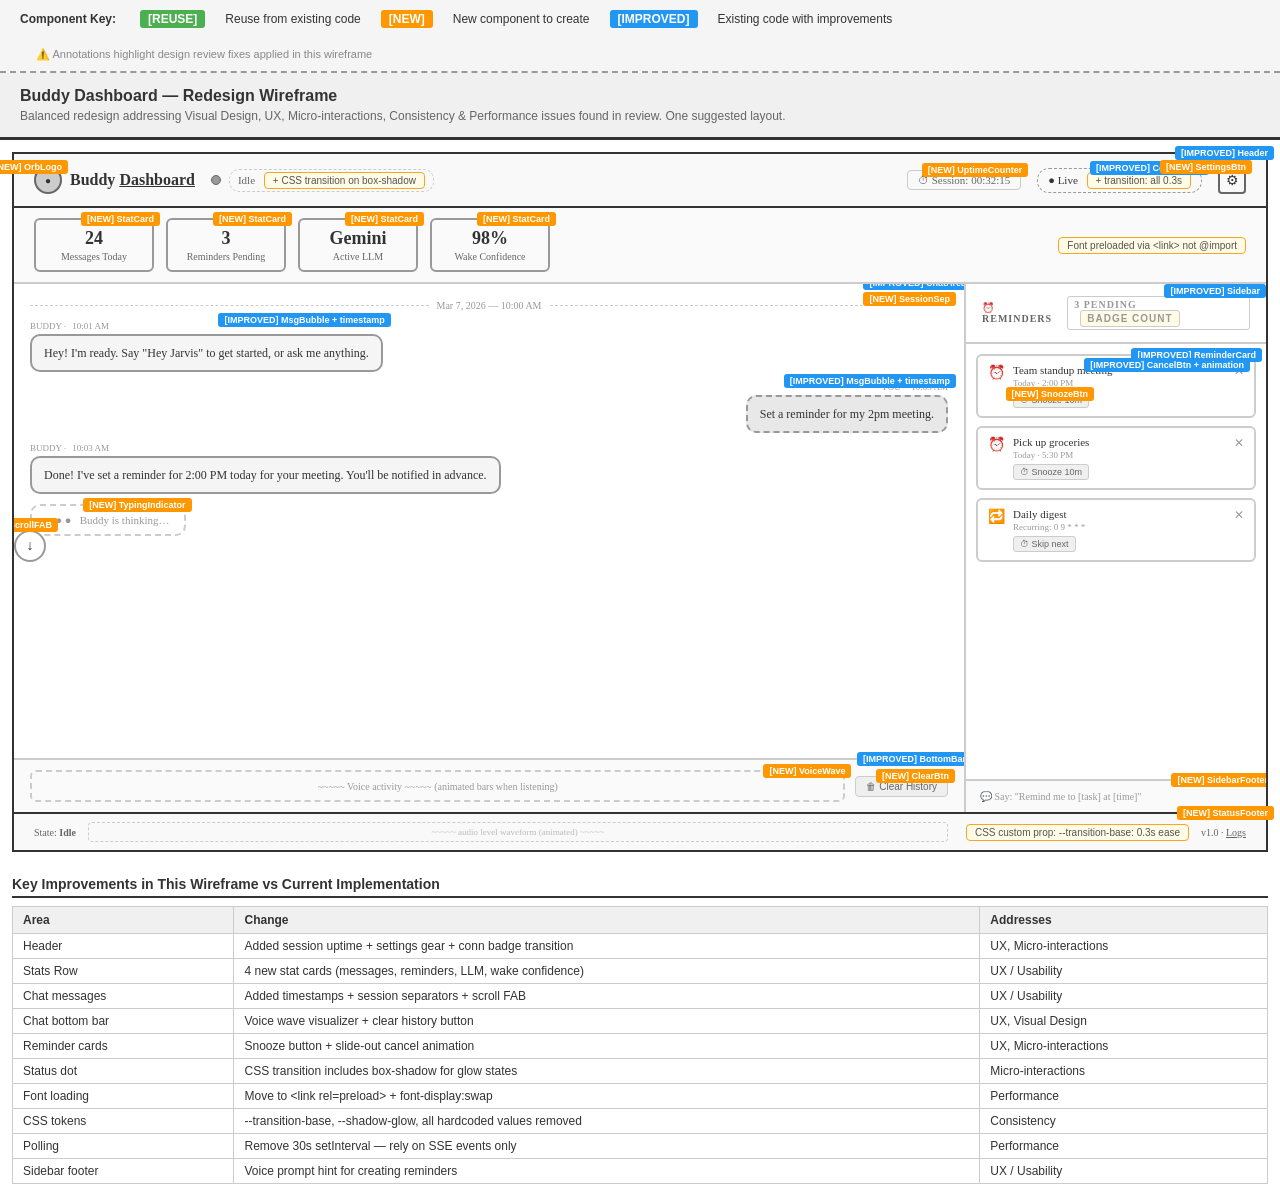
<file: .kombai/resources/lofi-wireframe-20260307-redesign.html>
<!DOCTYPE html>
<html lang="en">
<head>
  <meta charset="UTF-8"/>
  <meta name="viewport" content="width=device-width, initial-scale=1.0"/>
  <title>Buddy Dashboard — Wireframe Redesign</title>
  <style>
    * { box-sizing: border-box; margin: 0; padding: 0; }
    body {
      font-family: 'Comic Sans MS', 'Chalkboard SE', cursive;
      background: #fff;
      color: #333;
      min-height: 100vh;
      display: flex;
      flex-direction: column;
    }

    /* ── Legend ──────────────────────────────── */
    .legend {
      background: #f5f5f5;
      border-bottom: 2px dashed #999;
      padding: 10px 20px;
      display: flex;
      gap: 20px;
      align-items: center;
      flex-wrap: wrap;
      font-size: 12px;
      font-family: Arial, sans-serif;
    }
    .legend-title { font-weight: bold; margin-right: 4px; }
    .badge-reuse { background: #4CAF50; color: #fff; padding: 2px 8px; border-radius: 3px; font-weight: bold; }
    .badge-new   { background: #FF9800; color: #fff; padding: 2px 8px; border-radius: 3px; font-weight: bold; }
    .badge-improved { background: #2196F3; color: #fff; padding: 2px 8px; border-radius: 3px; font-weight: bold; }

    /* ── Wireframe Shell ─────────────────────── */
    .wf-shell {
      flex: 1;
      display: grid;
      grid-template-rows: auto auto 1fr auto;
      grid-template-areas:
        "header"
        "stats"
        "main"
        "footer";
      border: 2px solid #333;
      margin: 12px;
      min-height: 700px;
    }

    /* ── Header ──────────────────────────────── */
    .wf-header {
      grid-area: header;
      border-bottom: 2px solid #333;
      padding: 12px 20px;
      display: flex;
      align-items: center;
      gap: 16px;
      background: #f9f9f9;
    }
    .wf-logo-block { display: flex; align-items: center; gap: 8px; }
    .wf-logo-orb {
      width: 28px; height: 28px;
      border-radius: 50%;
      background: #ccc;
      border: 2px solid #666;
      display: flex; align-items: center; justify-content: center;
      font-size: 10px;
    }
    .wf-logo-text { font-size: 16px; font-weight: bold; }
    .wf-status-group { display: flex; align-items: center; gap: 8px; }
    .wf-dot { width: 10px; height: 10px; border-radius: 50%; background: #999; border: 1px solid #666; }
    .wf-status-label { font-size: 11px; color: #666; border: 1px dashed #ccc; padding: 2px 8px; border-radius: 10px; }
    .wf-spacer { flex: 1; }
    .wf-uptime { font-size: 11px; color: #666; border: 1px solid #ccc; padding: 3px 10px; border-radius: 4px; }
    .wf-conn-badge { font-size: 11px; border: 1px dashed #999; padding: 3px 10px; border-radius: 12px; }
    .wf-settings-btn {
      width: 28px; height: 28px;
      border: 2px solid #666;
      border-radius: 4px;
      display: flex; align-items: center; justify-content: center;
      font-size: 14px; cursor: pointer;
    }

    /* ── Stats Row ───────────────────────────── */
    .wf-stats-row {
      grid-area: stats;
      border-bottom: 2px solid #ccc;
      padding: 10px 20px;
      display: flex;
      gap: 12px;
      background: #fafafa;
    }
    .wf-stat-card {
      border: 2px solid #999;
      border-radius: 6px;
      padding: 8px 16px;
      position: relative;
      min-width: 120px;
      text-align: center;
    }
    .wf-stat-value { font-size: 18px; font-weight: bold; }
    .wf-stat-label { font-size: 10px; color: #666; margin-top: 2px; }

    /* ── Main Area ───────────────────────────── */
    .wf-main {
      grid-area: main;
      display: grid;
      grid-template-columns: 1fr 300px;
      overflow: hidden;
    }

    /* Chat Column */
    .wf-chat-col {
      border-right: 2px solid #ccc;
      display: flex;
      flex-direction: column;
      overflow: hidden;
    }
    .wf-chat-messages {
      flex: 1;
      padding: 16px;
      overflow-y: auto;
      display: flex;
      flex-direction: column;
      gap: 10px;
    }
    .wf-session-sep {
      display: flex; align-items: center; gap: 8px;
      font-size: 10px; color: #999;
    }
    .wf-session-sep hr { flex: 1; border: none; border-top: 1px dashed #ccc; }

    .wf-msg { display: flex; flex-direction: column; gap: 3px; max-width: 75%; }
    .wf-msg.user { align-self: flex-end; align-items: flex-end; }
    .wf-msg.assistant { align-self: flex-start; align-items: flex-start; }
    .wf-msg-meta { font-size: 9px; color: #999; display: flex; gap: 6px; align-items: center; }
    .wf-msg-bubble {
      border: 2px solid #999;
      border-radius: 10px;
      padding: 8px 12px;
      font-size: 12px;
      line-height: 1.5;
      background: #f5f5f5;
    }
    .wf-msg.user .wf-msg-bubble { background: #e8e8e8; border-style: dashed; }

    .wf-typing {
      align-self: flex-start;
      border: 2px dashed #ccc;
      border-radius: 10px;
      padding: 8px 14px;
      font-size: 11px;
      color: #999;
    }

    .wf-scroll-fab {
      position: absolute;
      bottom: 16px;
      right: 16px;
      width: 32px; height: 32px;
      border: 2px solid #999;
      border-radius: 50%;
      background: #fff;
      display: flex; align-items: center; justify-content: center;
      font-size: 14px; cursor: pointer;
    }

    .wf-chat-input-bar {
      border-top: 2px solid #ccc;
      padding: 10px 16px;
      display: flex;
      align-items: center;
      gap: 10px;
      background: #fafafa;
    }
    .wf-voice-wave {
      flex: 1;
      height: 32px;
      border: 2px dashed #ccc;
      border-radius: 6px;
      display: flex;
      align-items: center;
      justify-content: center;
      font-size: 10px;
      color: #999;
    }
    .wf-clear-btn {
      font-size: 10px;
      border: 1px solid #ccc;
      padding: 4px 10px;
      border-radius: 4px;
      color: #666;
    }

    /* Sidebar Column */
    .wf-sidebar-col {
      display: flex;
      flex-direction: column;
      overflow: hidden;
    }
    .wf-panel-header {
      padding: 12px 16px;
      border-bottom: 2px solid #ccc;
      font-size: 10px;
      font-weight: bold;
      letter-spacing: 1px;
      text-transform: uppercase;
      color: #666;
      display: flex;
      align-items: center;
      justify-content: space-between;
    }
    .wf-panel-header span { font-size: 10px; border: 1px solid #ccc; padding: 2px 6px; border-radius: 3px; color: #999; }

    .wf-reminders {
      flex: 1;
      overflow-y: auto;
      padding: 10px;
      display: flex;
      flex-direction: column;
      gap: 8px;
    }
    .wf-reminder-card {
      border: 2px solid #ccc;
      border-radius: 6px;
      padding: 8px 10px;
      display: flex;
      align-items: flex-start;
      gap: 8px;
      position: relative;
    }
    .wf-reminder-icon { font-size: 14px; }
    .wf-reminder-body { flex: 1; min-width: 0; }
    .wf-reminder-msg { font-size: 11px; white-space: nowrap; overflow: hidden; text-overflow: ellipsis; }
    .wf-reminder-time { font-size: 9px; color: #999; margin-top: 2px; }
    .wf-reminder-actions { display: flex; gap: 4px; margin-top: 4px; }
    .wf-btn-xs { font-size: 9px; border: 1px solid #ccc; padding: 2px 6px; border-radius: 3px; color: #666; }
    .wf-reminder-cancel { font-size: 12px; color: #999; cursor: pointer; flex-shrink: 0; }

    /* ── Footer ──────────────────────────────── */
    .wf-footer {
      grid-area: footer;
      border-top: 2px solid #333;
      padding: 8px 20px;
      display: flex;
      align-items: center;
      gap: 12px;
      background: #f9f9f9;
      font-size: 10px;
      color: #666;
    }
    .wf-footer-wave {
      flex: 1;
      height: 20px;
      border: 1px dashed #ccc;
      border-radius: 4px;
      display: flex;
      align-items: center;
      justify-content: center;
      font-size: 9px;
      color: #bbb;
    }

    /* ── Component Badges ────────────────────── */
    .component-wrapper { position: relative; }
    .cbadge {
      position: absolute;
      top: -8px; right: -8px;
      padding: 2px 6px;
      border-radius: 3px;
      font-size: 9px;
      font-family: Arial, sans-serif;
      font-weight: bold;
      z-index: 10;
      white-space: nowrap;
      color: #fff;
    }
    .cbadge.reuse { background: #4CAF50; }
    .cbadge.new   { background: #FF9800; }
    .cbadge.improved { background: #2196F3; }

    /* ── Annotation callouts ─────────────────── */
    .annotation {
      display: inline-block;
      background: #fffbe6;
      border: 1px solid #f5a623;
      border-radius: 4px;
      font-family: Arial, sans-serif;
      font-size: 10px;
      padding: 2px 8px;
      color: #555;
      margin-left: 6px;
    }

    /* ── Title block ─────────────────────────── */
    .wf-title-block {
      background: #f0f0f0;
      border-bottom: 3px solid #333;
      padding: 14px 20px;
      font-family: Arial, sans-serif;
    }
    .wf-title-block h1 { font-size: 16px; font-weight: bold; }
    .wf-title-block p  { font-size: 12px; color: #666; margin-top: 4px; }
  </style>
</head>
<body>

<!-- Legend -->
<div class="legend">
  <span class="legend-title">Component Key:</span>
  <span class="badge-reuse">[REUSE]</span> <span>Reuse from existing code</span>
  <span class="badge-new">[NEW]</span> <span>New component to create</span>
  <span class="badge-improved">[IMPROVED]</span> <span>Existing code with improvements</span>
  <span style="margin-left:16px;color:#888;font-size:11px;">⚠️ Annotations highlight design review fixes applied in this wireframe</span>
</div>

<!-- Title Block -->
<div class="wf-title-block">
  <h1>Buddy Dashboard — Redesign Wireframe</h1>
  <p>Balanced redesign addressing Visual Design, UX, Micro-interactions, Consistency & Performance issues found in review. One suggested layout.</p>
</div>

<!-- Wireframe Shell -->
<div class="wf-shell">

  <!-- ── HEADER ── -->
  <!-- IMPROVED: header with uptime, settings button, better semantic structure -->
  <div class="wf-header component-wrapper">
    <span class="cbadge improved" title="dashboard/templates/index.html — improved header">[IMPROVED] Header</span>

    <div class="wf-logo-block">
      <!-- NEW: Animated orb as logo, matches overlay orb visual identity -->
      <div class="wf-logo-orb component-wrapper">
        <span class="cbadge new" title="new: AnimatedOrb logo">[NEW] OrbLogo</span>
        ●
      </div>
      <div class="wf-logo-text">Buddy <u>Dashboard</u></div>
    </div>

    <div class="wf-status-group">
      <!-- IMPROVED: Status dot + label — glow transition added -->
      <div class="wf-dot"></div>
      <div class="wf-status-label">Idle <span class="annotation">+ CSS transition on box-shadow</span></div>
    </div>

    <div class="wf-spacer"></div>

    <!-- NEW: Session uptime counter -->
    <div class="wf-uptime component-wrapper">
      <span class="cbadge new" title="new: UptimeCounter">[NEW] UptimeCounter</span>
      ⏱ Session: 00:32:15
    </div>

    <!-- IMPROVED: Connection badge with transition -->
    <div class="wf-conn-badge component-wrapper">
      <span class="cbadge improved">[IMPROVED] ConnBadge</span>
      ● Live <span class="annotation">+ transition: all 0.3s</span>
    </div>

    <!-- NEW: Settings / quick actions -->
    <div class="wf-settings-btn component-wrapper">
      <span class="cbadge new">[NEW] SettingsBtn</span>
      ⚙
    </div>
  </div>

  <!-- ── STATS ROW ── -->
  <!-- NEW: Stat cards row — replaces empty header space, adds contextual info -->
  <div class="wf-stats-row">

    <div class="wf-stat-card component-wrapper">
      <span class="cbadge new" title="new: StatCard">[NEW] StatCard</span>
      <div class="wf-stat-value">24</div>
      <div class="wf-stat-label">Messages Today</div>
    </div>

    <div class="wf-stat-card component-wrapper">
      <span class="cbadge new">[NEW] StatCard</span>
      <div class="wf-stat-value">3</div>
      <div class="wf-stat-label">Reminders Pending</div>
    </div>

    <div class="wf-stat-card component-wrapper">
      <span class="cbadge new">[NEW] StatCard</span>
      <div class="wf-stat-value">Gemini</div>
      <div class="wf-stat-label">Active LLM</div>
    </div>

    <div class="wf-stat-card component-wrapper">
      <span class="cbadge new">[NEW] StatCard</span>
      <div class="wf-stat-value">98%</div>
      <div class="wf-stat-label">Wake Confidence</div>
    </div>

    <div class="wf-spacer"></div>
    <div style="font-size:10px;color:#999;align-self:center;">
      <span class="annotation">Font preloaded via &lt;link&gt; not @import</span>
    </div>
  </div>

  <!-- ── MAIN AREA ── -->
  <div class="wf-main">

    <!-- ── CHAT COLUMN ── -->
    <!-- IMPROVED: Chat with timestamps, session separators, scroll fab, clear button -->
    <div class="wf-chat-col component-wrapper">
      <span class="cbadge improved" title="dashboard/templates/index.html #chat — improved">[IMPROVED] ChatArea</span>

      <div class="wf-chat-messages" style="position:relative;">

        <!-- Session Separator -->
        <!-- NEW: Session date/time separator -->
        <div class="wf-session-sep component-wrapper">
          <span class="cbadge new">[NEW] SessionSep</span>
          <hr/> Mar 7, 2026 — 10:00 AM <hr/>
        </div>

        <!-- Assistant Message -->
        <div class="wf-msg assistant component-wrapper">
          <span class="cbadge improved">[IMPROVED] MsgBubble + timestamp</span>
          <!-- IMPROVED: role label + timestamp in meta row -->
          <div class="wf-msg-meta">BUDDY · <span>10:01 AM</span></div>
          <div class="wf-msg-bubble">Hey! I'm ready. Say "Hey Jarvis" to get started, or ask me anything.</div>
        </div>

        <!-- User Message -->
        <div class="wf-msg user component-wrapper">
          <span class="cbadge improved">[IMPROVED] MsgBubble + timestamp</span>
          <div class="wf-msg-meta">YOU · <span>10:03 AM</span></div>
          <div class="wf-msg-bubble" style="border-style:dashed;">Set a reminder for my 2pm meeting.</div>
        </div>

        <!-- Assistant Response -->
        <div class="wf-msg assistant">
          <div class="wf-msg-meta">BUDDY · <span>10:03 AM</span></div>
          <div class="wf-msg-bubble">Done! I've set a reminder for 2:00 PM today for your meeting. You'll be notified in advance.</div>
        </div>

        <!-- Typing indicator (live state) -->
        <!-- IMPROVED: typing indicator shown when processing -->
        <div class="wf-typing component-wrapper">
          <span class="cbadge new">[NEW] TypingIndicator</span>
          ● ● ● &nbsp; Buddy is thinking…
        </div>

        <!-- Scroll to bottom FAB -->
        <!-- NEW: Scroll-to-bottom button for long histories -->
        <div class="wf-scroll-fab component-wrapper">
          <span class="cbadge new" style="top:-14px;right:-14px;">[NEW] ScrollFAB</span>
          ↓
        </div>
      </div>

      <!-- Chat bottom bar -->
      <!-- IMPROVED: Voice wave visualization + clear history -->
      <div class="wf-chat-input-bar component-wrapper">
        <span class="cbadge improved" style="top:-8px;">[IMPROVED] BottomBar</span>

        <!-- NEW: Voice activity visualizer -->
        <div class="wf-voice-wave component-wrapper">
          <span class="cbadge new">[NEW] VoiceWave</span>
          ~~~~~ Voice activity ~~~~~ (animated bars when listening)
        </div>

        <!-- NEW: Clear history button -->
        <button class="wf-clear-btn component-wrapper">
          <span class="cbadge new">[NEW] ClearBtn</span>
          🗑 Clear History
        </button>
      </div>
    </div>

    <!-- ── SIDEBAR COLUMN ── -->
    <div class="wf-sidebar-col component-wrapper">
      <span class="cbadge improved" style="top:0;right:0;">[IMPROVED] Sidebar</span>

      <!-- Sidebar Panel Header -->
      <div class="wf-panel-header">
        ⏰ REMINDERS
        <span>3 pending <span class="annotation">badge count</span></span>
      </div>

      <!-- Reminders List -->
      <!-- IMPROVED: Reminders with slide-out animation + snooze action -->
      <div class="wf-reminders">

        <!-- Reminder Card 1 -->
        <div class="wf-reminder-card component-wrapper">
          <span class="cbadge improved">[IMPROVED] ReminderCard</span>
          <div class="wf-reminder-icon">⏰</div>
          <div class="wf-reminder-body">
            <div class="wf-reminder-msg">Team standup meeting</div>
            <div class="wf-reminder-time">Today · 2:00 PM</div>
            <!-- NEW: Snooze quick action -->
            <div class="wf-reminder-actions">
              <button class="wf-btn-xs component-wrapper">
                <span class="cbadge new" style="top:-6px;right:-6px;">[NEW] SnoozeBtn</span>
                ⏱ Snooze 10m
              </button>
            </div>
          </div>
          <!-- IMPROVED: Cancel with slide-out animation -->
          <div class="wf-reminder-cancel component-wrapper">
            <span class="cbadge improved" style="top:-6px;right:-6px;">[IMPROVED] CancelBtn + animation</span>
            ✕
          </div>
        </div>

        <!-- Reminder Card 2 -->
        <div class="wf-reminder-card">
          <div class="wf-reminder-icon">⏰</div>
          <div class="wf-reminder-body">
            <div class="wf-reminder-msg">Pick up groceries</div>
            <div class="wf-reminder-time">Today · 5:30 PM</div>
            <div class="wf-reminder-actions">
              <button class="wf-btn-xs">⏱ Snooze 10m</button>
            </div>
          </div>
          <div class="wf-reminder-cancel">✕</div>
        </div>

        <!-- Reminder Card 3 - Recurring -->
        <div class="wf-reminder-card">
          <div class="wf-reminder-icon">🔁</div>
          <div class="wf-reminder-body">
            <div class="wf-reminder-msg">Daily digest</div>
            <div class="wf-reminder-time">Recurring: 0 9 * * *</div>
            <div class="wf-reminder-actions">
              <button class="wf-btn-xs">⏱ Skip next</button>
            </div>
          </div>
          <div class="wf-reminder-cancel">✕</div>
        </div>

        <!-- Empty state (shown when no reminders) -->
        <!-- IMPROVED: empty state with better icon + message -->
        <div style="display:none;" class="component-wrapper">
          <span class="cbadge improved">[IMPROVED] EmptyState</span>
          <div style="text-align:center;padding:24px;font-size:11px;color:#999;border:2px dashed #ccc;border-radius:6px;margin-top:8px;">
            [ ⏰ icon ]<br/>No reminders scheduled.<br/>Ask Buddy to set one!
          </div>
        </div>
      </div>

      <!-- Sidebar footer: Add reminder shortcut -->
      <!-- NEW: Quick add reminder via voice prompt hint -->
      <div style="border-top:2px solid #ccc;padding:10px 14px;font-size:10px;color:#999;background:#fafafa;" class="component-wrapper">
        <span class="cbadge new">[NEW] SidebarFooter</span>
        💬 Say: "Remind me to [task] at [time]"
      </div>
    </div>
  </div>

  <!-- ── FOOTER ── -->
  <!-- NEW: Global status footer with voice wave + keyboard shortcut hints -->
  <div class="wf-footer component-wrapper">
    <span class="cbadge new">[NEW] StatusFooter</span>

    <span>State: <strong>Idle</strong></span>
    <div class="wf-footer-wave">~~~~~ audio level waveform (animated) ~~~~~</div>
    <span>
      <span class="annotation">CSS custom prop: --transition-base: 0.3s ease</span>
    </span>
    <span>v1.0 · <a href="#" style="color:#666;">Logs</a></span>
  </div>

</div>

<!-- Improvement Notes Table -->
<div style="margin:12px;font-family:Arial,sans-serif;font-size:12px;">
  <h2 style="font-size:14px;margin-bottom:8px;border-bottom:2px solid #333;padding-bottom:4px;">Key Improvements in This Wireframe vs Current Implementation</h2>
  <table style="width:100%;border-collapse:collapse;">
    <thead>
      <tr style="background:#f0f0f0;">
        <th style="border:1px solid #ccc;padding:6px 10px;text-align:left;">Area</th>
        <th style="border:1px solid #ccc;padding:6px 10px;text-align:left;">Change</th>
        <th style="border:1px solid #ccc;padding:6px 10px;text-align:left;">Addresses</th>
      </tr>
    </thead>
    <tbody>
      <tr><td style="border:1px solid #ccc;padding:5px 10px;">Header</td><td style="border:1px solid #ccc;padding:5px 10px;">Added session uptime + settings gear + conn badge transition</td><td style="border:1px solid #ccc;padding:5px 10px;">UX, Micro-interactions</td></tr>
      <tr><td style="border:1px solid #ccc;padding:5px 10px;">Stats Row</td><td style="border:1px solid #ccc;padding:5px 10px;">4 new stat cards (messages, reminders, LLM, wake confidence)</td><td style="border:1px solid #ccc;padding:5px 10px;">UX / Usability</td></tr>
      <tr><td style="border:1px solid #ccc;padding:5px 10px;">Chat messages</td><td style="border:1px solid #ccc;padding:5px 10px;">Added timestamps + session separators + scroll FAB</td><td style="border:1px solid #ccc;padding:5px 10px;">UX / Usability</td></tr>
      <tr><td style="border:1px solid #ccc;padding:5px 10px;">Chat bottom bar</td><td style="border:1px solid #ccc;padding:5px 10px;">Voice wave visualizer + clear history button</td><td style="border:1px solid #ccc;padding:5px 10px;">UX, Visual Design</td></tr>
      <tr><td style="border:1px solid #ccc;padding:5px 10px;">Reminder cards</td><td style="border:1px solid #ccc;padding:5px 10px;">Snooze button + slide-out cancel animation</td><td style="border:1px solid #ccc;padding:5px 10px;">UX, Micro-interactions</td></tr>
      <tr><td style="border:1px solid #ccc;padding:5px 10px;">Status dot</td><td style="border:1px solid #ccc;padding:5px 10px;">CSS transition includes box-shadow for glow states</td><td style="border:1px solid #ccc;padding:5px 10px;">Micro-interactions</td></tr>
      <tr><td style="border:1px solid #ccc;padding:5px 10px;">Font loading</td><td style="border:1px solid #ccc;padding:5px 10px;">Move to &lt;link rel=preload&gt; + font-display:swap</td><td style="border:1px solid #ccc;padding:5px 10px;">Performance</td></tr>
      <tr><td style="border:1px solid #ccc;padding:5px 10px;">CSS tokens</td><td style="border:1px solid #ccc;padding:5px 10px;">--transition-base, --shadow-glow, all hardcoded values removed</td><td style="border:1px solid #ccc;padding:5px 10px;">Consistency</td></tr>
      <tr><td style="border:1px solid #ccc;padding:5px 10px;">Polling</td><td style="border:1px solid #ccc;padding:5px 10px;">Remove 30s setInterval — rely on SSE events only</td><td style="border:1px solid #ccc;padding:5px 10px;">Performance</td></tr>
      <tr><td style="border:1px solid #ccc;padding:5px 10px;">Sidebar footer</td><td style="border:1px solid #ccc;padding:5px 10px;">Voice prompt hint for creating reminders</td><td style="border:1px solid #ccc;padding:5px 10px;">UX / Usability</td></tr>
    </tbody>
  </table>
</div>

</body>
</html>
</file>
